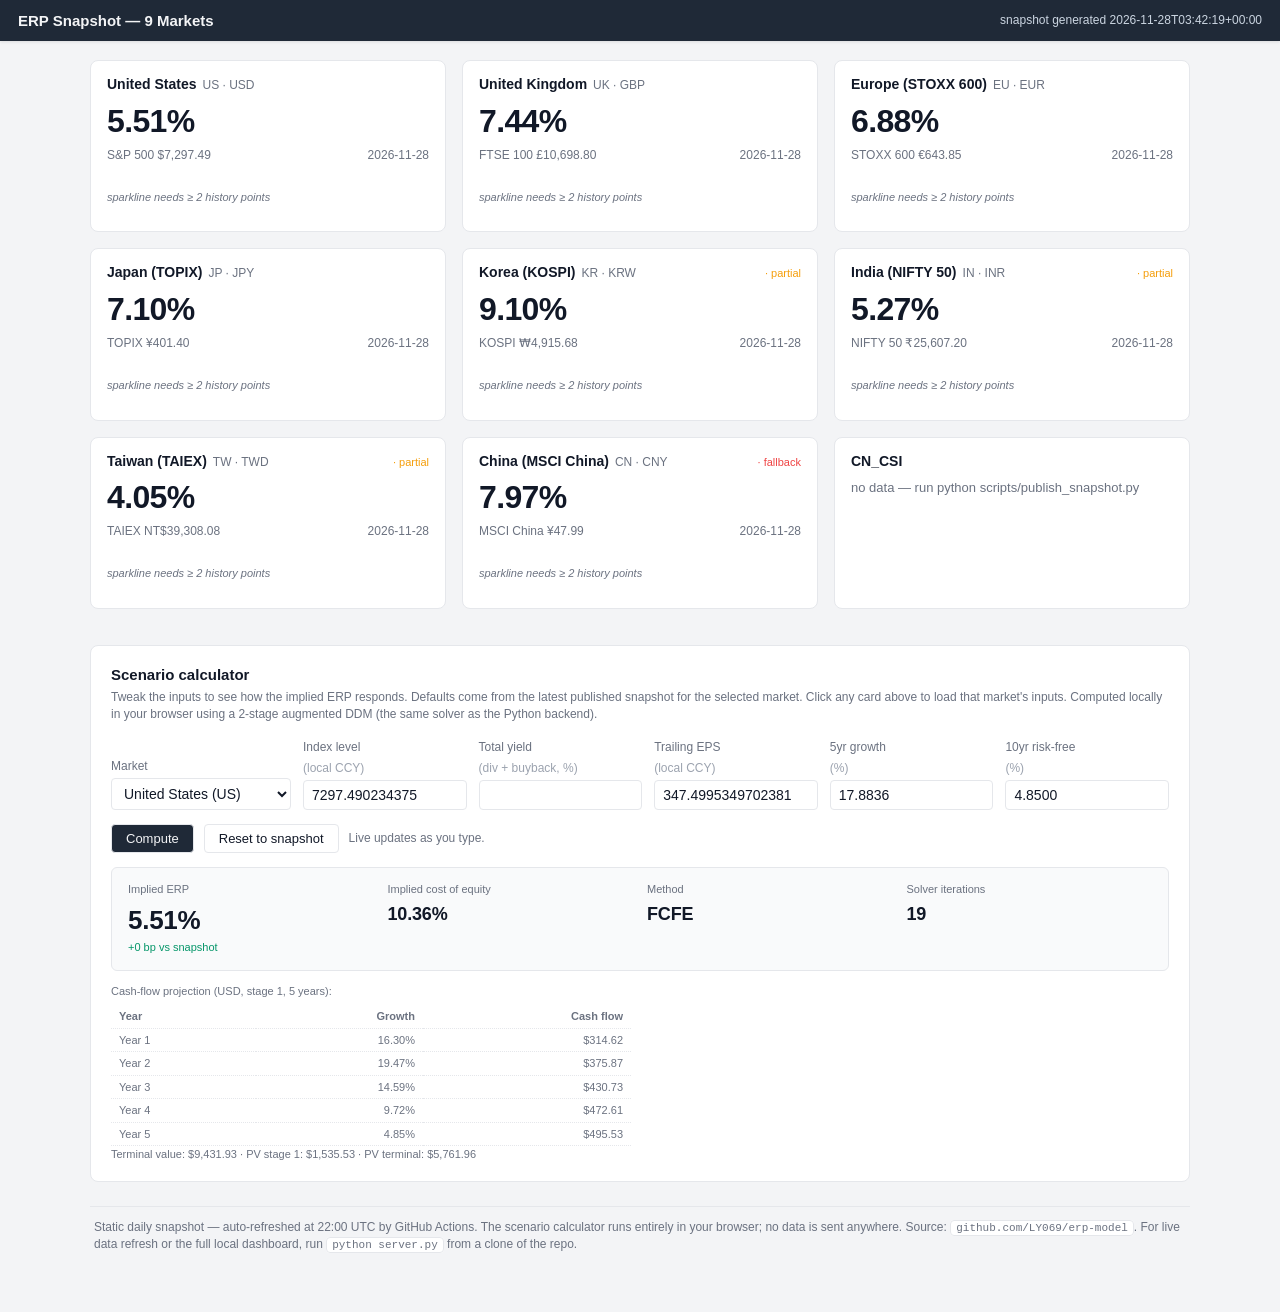
<file: docs/index.html>
<!DOCTYPE html>
<html lang="en">
<head>
  <meta charset="UTF-8" />
  <meta name="viewport" content="width=device-width, initial-scale=1.0" />
  <title>ERP Snapshot — 9 Markets</title>
  <style>
    :root {
      --bg: #f3f4f6;
      --surface: #ffffff;
      --surface-alt: #1f2937;
      --text: #111827;
      --text-on-dark: #f3f4f6;
      --muted: #6b7280;
      --muted-on-dark: #cbd5e1;
      --border: #e5e7eb;
      --accent: #3b82f6;
      --partial: #f59e0b;
      --fallback: #ef4444;
    }
    * { box-sizing: border-box; }
    body {
      margin: 0;
      padding: 60px 16px 48px;
      background: var(--bg);
      color: var(--text);
      font-family: -apple-system, BlinkMacSystemFont, "Segoe UI", Roboto, sans-serif;
      font-size: 14px;
      line-height: 1.4;
    }
    header {
      position: fixed;
      top: 0; left: 0; right: 0;
      background: var(--surface-alt);
      color: var(--text-on-dark);
      padding: 10px 18px;
      display: flex;
      align-items: center;
      justify-content: space-between;
      z-index: 100;
      box-shadow: 0 1px 3px rgba(0,0,0,0.1);
    }
    header h1 {
      font-size: 15px;
      font-weight: 600;
      margin: 0;
    }
    header .meta {
      font-size: 12px;
      color: var(--muted-on-dark);
    }
    main {
      max-width: 1100px;
      margin: 0 auto;
    }
    .grid {
      display: grid;
      grid-template-columns: repeat(auto-fill, minmax(300px, 1fr));
      gap: 16px;
    }
    .card {
      background: var(--surface);
      border: 1px solid var(--border);
      border-radius: 8px;
      padding: 14px 16px;
      display: flex;
      flex-direction: column;
      gap: 10px;
    }
    .card-header {
      display: flex;
      align-items: baseline;
      justify-content: space-between;
      gap: 8px;
    }
    .card-title {
      font-weight: 600;
      font-size: 14px;
    }
    .card-title .code {
      color: var(--muted);
      font-weight: 500;
      margin-left: 6px;
      font-size: 12px;
    }
    .badge {
      font-size: 11px;
      color: var(--muted);
      white-space: nowrap;
    }
    .badge.partial { color: var(--partial); }
    .badge.fallback { color: var(--fallback); }
    .erp {
      font-size: 32px;
      font-weight: 700;
      letter-spacing: -0.02em;
      line-height: 1;
    }
    .erp.empty {
      font-size: 13px;
      font-weight: 500;
      color: var(--muted);
      letter-spacing: 0;
    }
    .sub {
      font-size: 12px;
      color: var(--muted);
      display: flex;
      justify-content: space-between;
      gap: 8px;
    }
    .sparkline {
      margin-top: 4px;
      height: 40px;
      display: flex;
      align-items: center;
    }
    .sparkline svg { display: block; }
    .sparkline.empty {
      font-size: 11px;
      color: var(--muted);
      font-style: italic;
    }
    footer {
      max-width: 1100px;
      margin: 24px auto 0;
      padding: 12px 4px;
      border-top: 1px solid var(--border);
      font-size: 12px;
      color: var(--muted);
    }
    footer code {
      background: var(--surface);
      border: 1px solid var(--border);
      border-radius: 4px;
      padding: 1px 5px;
      font-size: 11px;
    }
    .card.clickable { cursor: pointer; transition: box-shadow .15s ease; }
    .card.clickable:hover { box-shadow: 0 2px 8px rgba(0,0,0,0.08); }
    #scenario {
      margin-top: 36px;
      background: var(--surface);
      border: 1px solid var(--border);
      border-radius: 8px;
      padding: 18px 20px;
    }
    #scenario h2 {
      font-size: 15px;
      font-weight: 600;
      margin: 0 0 4px;
    }
    #scenario .blurb {
      font-size: 12px;
      color: var(--muted);
      margin: 0 0 16px;
    }
    .scenario-row {
      display: grid;
      grid-template-columns: 180px repeat(auto-fit, minmax(140px, 1fr));
      gap: 12px;
      align-items: end;
      margin-bottom: 14px;
    }
    .scenario-row label {
      display: flex;
      flex-direction: column;
      gap: 4px;
      font-size: 12px;
      color: var(--muted);
    }
    .scenario-row label .unit { color: #9ca3af; font-weight: normal; }
    .scenario-row input,
    .scenario-row select {
      font-size: 14px;
      padding: 6px 8px;
      border: 1px solid var(--border);
      border-radius: 4px;
      background: #fff;
      color: var(--text);
      font-family: inherit;
    }
    .scenario-row input:focus,
    .scenario-row select:focus { outline: 2px solid var(--accent); outline-offset: -1px; }
    .scenario-actions { display: flex; gap: 10px; align-items: center; margin: 4px 0 14px; }
    .scenario-actions button {
      font-size: 13px;
      padding: 6px 14px;
      border: 1px solid var(--border);
      border-radius: 4px;
      background: var(--surface-alt);
      color: var(--text-on-dark);
      cursor: pointer;
    }
    .scenario-actions button.secondary {
      background: #fff;
      color: var(--text);
    }
    .scenario-actions .hint { font-size: 12px; color: var(--muted); }
    .result-grid {
      display: grid;
      grid-template-columns: repeat(auto-fit, minmax(170px, 1fr));
      gap: 14px;
      background: #f9fafb;
      border: 1px solid var(--border);
      border-radius: 6px;
      padding: 14px 16px;
    }
    .result-cell .k { font-size: 11px; color: var(--muted); margin-bottom: 4px; }
    .result-cell .v { font-size: 18px; font-weight: 600; letter-spacing: -0.01em; }
    .result-cell .v.big { font-size: 26px; }
    .result-cell .delta { font-size: 11px; margin-top: 2px; }
    .result-cell .delta.up { color: #059669; }
    .result-cell .delta.down { color: var(--fallback); }
    .scenario-error {
      color: var(--fallback);
      font-size: 12px;
      margin-top: 8px;
    }
    .scenario-breakdown {
      font-size: 11px;
      color: var(--muted);
      margin-top: 12px;
      line-height: 1.5;
    }
    .scenario-breakdown table {
      border-collapse: collapse;
      margin-top: 6px;
      width: 100%;
      max-width: 520px;
    }
    .scenario-breakdown th,
    .scenario-breakdown td {
      text-align: right;
      padding: 3px 8px;
      border-bottom: 1px dotted var(--border);
    }
    .scenario-breakdown th:first-child,
    .scenario-breakdown td:first-child { text-align: left; }
  </style>
</head>
<body>
  <header>
    <h1>ERP Snapshot — 9 Markets</h1>
    <div class="meta" id="meta">loading…</div>
  </header>

  <main>
    <div class="grid" id="grid"></div>

    <section id="scenario" aria-label="Scenario calculator">
      <h2>Scenario calculator</h2>
      <p class="blurb">
        Tweak the inputs to see how the implied ERP responds. Defaults come from the
        latest published snapshot for the selected market. Click any card above to load
        that market's inputs. Computed locally in your browser using a 2-stage augmented
        DDM (the same solver as the Python backend).
      </p>

      <div class="scenario-row">
        <label>
          Market
          <select id="sc-market"></select>
        </label>
        <label>
          Index level <span class="unit">(local CCY)</span>
          <input type="number" id="sc-index" step="0.01" />
        </label>
        <label id="sc-yield-wrap">
          Total yield <span class="unit">(div + buyback, %)</span>
          <input type="number" id="sc-yield" step="0.01" />
        </label>
        <label id="sc-eps-wrap" hidden>
          Trailing EPS <span class="unit">(local CCY)</span>
          <input type="number" id="sc-eps" step="0.01" />
        </label>
        <label>
          5yr growth <span class="unit">(%)</span>
          <input type="number" id="sc-growth" step="0.01" />
        </label>
        <label>
          10yr risk-free <span class="unit">(%)</span>
          <input type="number" id="sc-rfr" step="0.01" />
        </label>
      </div>

      <div class="scenario-actions">
        <button type="button" id="sc-compute">Compute</button>
        <button type="button" id="sc-reset" class="secondary">Reset to snapshot</button>
        <span class="hint" id="sc-hint">Live updates as you type.</span>
      </div>

      <div id="sc-error" class="scenario-error" hidden></div>

      <div class="result-grid" id="sc-result" hidden></div>

      <div class="scenario-breakdown" id="sc-breakdown" hidden></div>
    </section>

    <footer>
      Static daily snapshot — auto-refreshed at 22:00 UTC by GitHub Actions.
      The scenario calculator runs entirely in your browser; no data is sent anywhere.
      Source: <code>github.com/LY069/erp-model</code>.
      For live data refresh or the full local dashboard, run
      <code>python server.py</code> from a clone of the repo.
    </footer>
  </main>

  <script src="./erp-solver.js"></script>
  <script src="./data/all.js"></script>
  <script>
    (function () {
      const ORDER = ["US", "UK", "EU", "JP", "KR", "IN", "TW", "CN", "CN_CSI"];
      const data = window.__ERP_SNAPSHOT__ || {};
      const grid = document.getElementById("grid");
      const meta = document.getElementById("meta");

      function fmtPct(v) {
        if (v == null || !isFinite(v)) return "n/a";
        return (v * 100).toFixed(2) + "%";
      }
      function fmtIndex(v, sym) {
        if (v == null || !isFinite(v)) return "";
        return (sym || "") + v.toLocaleString("en-US", {
          maximumFractionDigits: 2, minimumFractionDigits: 2
        });
      }
      function escapeHtml(s) {
        return String(s == null ? "" : s).replace(/[&<>"']/g, c => ({
          "&": "&amp;", "<": "&lt;", ">": "&gt;", '"': "&quot;", "'": "&#39;"
        })[c]);
      }
      function sparkline(history) {
        const ys = (history || [])
          .map(r => r.implied_erp)
          .filter(v => v != null && isFinite(v));
        if (ys.length < 2) return "";
        const lo = Math.min(...ys);
        const hi = Math.max(...ys);
        const W = 240, H = 40, pad = 2;
        const span = (hi - lo) || 1;
        const pts = ys.map((v, i) => {
          const x = pad + (i / (ys.length - 1)) * (W - 2 * pad);
          const y = H - pad - ((v - lo) / span) * (H - 2 * pad);
          return x.toFixed(1) + "," + y.toFixed(1);
        }).join(" ");
        return '<svg viewBox="0 0 ' + W + ' ' + H + '" width="100%" height="' + H + '" preserveAspectRatio="none">'
             + '<polyline fill="none" stroke="#3b82f6" stroke-width="1.5" points="' + pts + '"/>'
             + "</svg>";
      }

      function renderEmpty(code) {
        const card = document.createElement("div");
        card.className = "card";
        card.innerHTML =
          '<div class="card-header"><div class="card-title">' + escapeHtml(code)
          + '</div></div>'
          + '<div class="erp empty">no data — run python scripts/publish_snapshot.py</div>';
        grid.appendChild(card);
      }

      function render(code, payload) {
        if (!payload) { renderEmpty(code); return; }
        const tier = payload.data_quality || "full";
        const sym = payload.currency_symbol || "";
        const cur = payload.currency || "";
        const idxName = payload.display_index_name || "";
        const latest = payload.latest || {};
        const erp = latest.implied_erp;
        const idx = latest.index_level;
        const date = latest.date || "";

        const badge = tier !== "full"
          ? '<span class="badge ' + escapeHtml(tier) + '">· ' + escapeHtml(tier) + '</span>'
          : '';
        const idxLine = idx != null
          ? escapeHtml(idxName) + " " + fmtIndex(idx, sym)
          : escapeHtml(idxName);
        const spark = sparkline(payload.history);
        const sparkBox = spark
          ? '<div class="sparkline">' + spark + '</div>'
          : '<div class="sparkline empty">sparkline needs ≥ 2 history points</div>';

        const card = document.createElement("div");
        card.className = "card clickable";
        card.setAttribute("data-market", code);
        card.tabIndex = 0;
        card.innerHTML =
          '<div class="card-header">'
          +   '<div class="card-title">' + escapeHtml(payload.name || code)
          +     '<span class="code">' + escapeHtml(code) + ' · ' + escapeHtml(cur) + '</span>'
          +   '</div>'
          +   badge
          + '</div>'
          + '<div class="erp">' + fmtPct(erp) + '</div>'
          + '<div class="sub">'
          +   '<span>' + idxLine + '</span>'
          +   '<span>' + escapeHtml(date) + '</span>'
          + '</div>'
          + sparkBox;
        grid.appendChild(card);
      }

      // Header timestamp = most recent last_updated across loaded markets.
      const stamps = ORDER
        .map(c => data[c] && data[c].last_updated)
        .filter(Boolean)
        .sort();
      meta.textContent = stamps.length
        ? "snapshot generated " + stamps[stamps.length - 1]
        : "no snapshot loaded — generate with python scripts/publish_snapshot.py";

      ORDER.forEach(code => render(code, data[code]));

      // ── Scenario calculator ────────────────────────────────────────
      if (!window.ERPSolver) {
        document.getElementById("scenario").hidden = true;
      } else {
        wireScenario();
      }

      function wireScenario() {
        const sel    = document.getElementById("sc-market");
        const idxEl  = document.getElementById("sc-index");
        const ydEl   = document.getElementById("sc-yield");
        const ydWrap = document.getElementById("sc-yield-wrap");
        const epsEl  = document.getElementById("sc-eps");
        const epsWrap= document.getElementById("sc-eps-wrap");
        const grEl   = document.getElementById("sc-growth");
        const rfrEl  = document.getElementById("sc-rfr");
        const btn    = document.getElementById("sc-compute");
        const resetB = document.getElementById("sc-reset");
        const errEl  = document.getElementById("sc-error");
        const resEl  = document.getElementById("sc-result");
        const bkEl   = document.getElementById("sc-breakdown");

        // Populate the dropdown with markets that have data
        const have = ORDER.filter(c => data[c] && data[c].latest);
        if (!have.length) {
          document.getElementById("scenario").hidden = true;
          return;
        }
        sel.innerHTML = have.map(c => {
          const name = (data[c] && data[c].name) || c;
          return '<option value="' + c + '">' + escapeHtml(name + " (" + c + ")") + '</option>';
        }).join("");

        // Track which method the current market uses, and the original
        // year1/year2 detailed-schedule values so we can reproduce the
        // snapshot exactly until the user edits growth.
        let currentMethod = "ddm";
        let snapshotY1 = null;
        let snapshotY2 = null;
        let snapshotPayout = 0.7785;
        let lastGrowthInput = "";

        function prefill(code) {
          const payload = data[code] || {};
          const l = payload.latest || {};
          // Method = FCFE if trailing EPS available, else DDM (US case)
          currentMethod = (l.trailing_eps != null) ? "fcfe" : "ddm";
          snapshotY1 = l.year1_growth;
          snapshotY2 = l.year2_growth;
          snapshotPayout = l.payout_ratio != null ? l.payout_ratio : 0.7785;

          if (currentMethod === "fcfe") {
            ydWrap.hidden = true;
            epsWrap.hidden = false;
            epsEl.value = l.trailing_eps != null ? l.trailing_eps : "";
          } else {
            ydWrap.hidden = false;
            epsWrap.hidden = true;
            ydEl.value = l.total_yield != null ? (l.total_yield * 100).toFixed(4) : "";
          }
          idxEl.value = l.index_level != null ? l.index_level : "";
          grEl.value  = l.analyst_5yr_growth != null ? (l.analyst_5yr_growth * 100).toFixed(4) : "";
          rfrEl.value = l.rfr_rate != null ? (l.rfr_rate * 100).toFixed(4) : "";
          lastGrowthInput = grEl.value;
          recompute();
        }

        function readNum(el) {
          const v = parseFloat(el.value);
          return isFinite(v) ? v : NaN;
        }

        function recompute() {
          errEl.hidden = true;
          const code = sel.value;
          const payload = data[code] || {};
          const sym = payload.currency_symbol || "";
          const cur = payload.currency || "";
          const snapErp = (payload.latest || {}).implied_erp;

          const idx = readNum(idxEl);
          const gr  = readNum(grEl) / 100;
          const rfr = readNum(rfrEl) / 100;

          if (!isFinite(idx) || idx <= 0 || !isFinite(gr) || !isFinite(rfr)) {
            resEl.hidden = true;
            bkEl.hidden = true;
            return;
          }

          // If user hasn't touched growth, use the detailed schedule
          // (year1/year2) so the result matches the stored snapshot
          // exactly. Once they edit growth, fall back to the simple
          // analyst-then-ramp schedule.
          const growthTouched = grEl.value !== lastGrowthInput;
          let r;
          try {
            if (currentMethod === "fcfe") {
              const eps = readNum(epsEl);
              if (!isFinite(eps)) {
                resEl.hidden = true; bkEl.hidden = true; return;
              }
              r = window.ERPSolver.computeFcfe({
                indexLevel: idx,
                trailingEps: eps,
                growthHigh: gr,
                rfr: rfr,
                payoutRatio: snapshotPayout,
                year1Growth: growthTouched ? null : snapshotY1,
                year2Growth: growthTouched ? null : snapshotY2
              });
            } else {
              const yd = readNum(ydEl) / 100;
              if (!isFinite(yd)) {
                resEl.hidden = true; bkEl.hidden = true; return;
              }
              r = window.ERPSolver.computeDdm({
                indexLevel: idx, totalYield: yd, growthHigh: gr, rfr: rfr
              });
            }
          } catch (e) {
            errEl.textContent = "Solver: " + e.message;
            errEl.hidden = false;
            resEl.hidden = true;
            bkEl.hidden = true;
            return;
          }

          const deltaBp = snapErp != null && isFinite(snapErp)
            ? Math.round((r.impliedErp - snapErp) * 10000)
            : null;
          const deltaHtml = deltaBp == null
            ? ""
            : '<div class="delta ' + (deltaBp >= 0 ? "up" : "down") + '">'
              + (deltaBp >= 0 ? "+" : "") + deltaBp + " bp vs snapshot"
              + "</div>";

          resEl.hidden = false;
          resEl.innerHTML =
            '<div class="result-cell">'
            +   '<div class="k">Implied ERP</div>'
            +   '<div class="v big">' + fmtPct(r.impliedErp) + '</div>'
            +   deltaHtml
            + '</div>'
            + '<div class="result-cell">'
            +   '<div class="k">Implied cost of equity</div>'
            +   '<div class="v">' + fmtPct(r.impliedR) + '</div>'
            + '</div>'
            + '<div class="result-cell">'
            +   '<div class="k">Method</div>'
            +   '<div class="v">' + escapeHtml(r.method.toUpperCase()) + '</div>'
            + '</div>'
            + '<div class="result-cell">'
            +   '<div class="k">Solver iterations</div>'
            +   '<div class="v">' + r.solverIterations + '</div>'
            + '</div>';

          bkEl.hidden = false;
          const rows = r.cashFlows.map((cf, i) => {
            const g = r.growthRates[i];
            return '<tr><td>Year ' + (i + 1) + '</td>'
                 + '<td>' + (g * 100).toFixed(2) + '%</td>'
                 + '<td>' + fmtIndex(cf, sym) + '</td></tr>';
          }).join("");
          bkEl.innerHTML =
            'Cash-flow projection (' + escapeHtml(cur) + ', stage 1, '
            + r.cashFlows.length + ' years):'
            + '<table>'
            +   '<thead><tr><th>Year</th><th>Growth</th><th>Cash flow</th></tr></thead>'
            +   '<tbody>' + rows + '</tbody>'
            + '</table>'
            + 'Terminal value: ' + fmtIndex(r.terminalValue, sym)
            + ' &middot; PV stage 1: ' + fmtIndex(r.pvStage1, sym)
            + ' &middot; PV terminal: ' + fmtIndex(r.pvTerminal, sym);
        }

        sel.addEventListener("change", () => prefill(sel.value));
        [idxEl, ydEl, epsEl, grEl, rfrEl].forEach(el => {
          el.addEventListener("input", debounce(recompute, 150));
        });
        btn.addEventListener("click", recompute);
        resetB.addEventListener("click", () => prefill(sel.value));

        // Clicking a card jumps to scenario panel and prefills that market.
        grid.addEventListener("click", e => {
          const card = e.target.closest && e.target.closest(".card.clickable");
          if (!card) return;
          const code = card.getAttribute("data-market");
          if (!code || !have.includes(code)) return;
          sel.value = code;
          prefill(code);
          document.getElementById("scenario").scrollIntoView({behavior: "smooth", block: "start"});
        });

        // Initial prefill — first market that has data (US if present).
        sel.value = have[0];
        prefill(have[0]);
      }

      function debounce(fn, ms) {
        let t;
        return function () {
          const args = arguments, self = this;
          clearTimeout(t);
          t = setTimeout(() => fn.apply(self, args), ms);
        };
      }
    })();
  </script>
</body>
</html>
</file>
